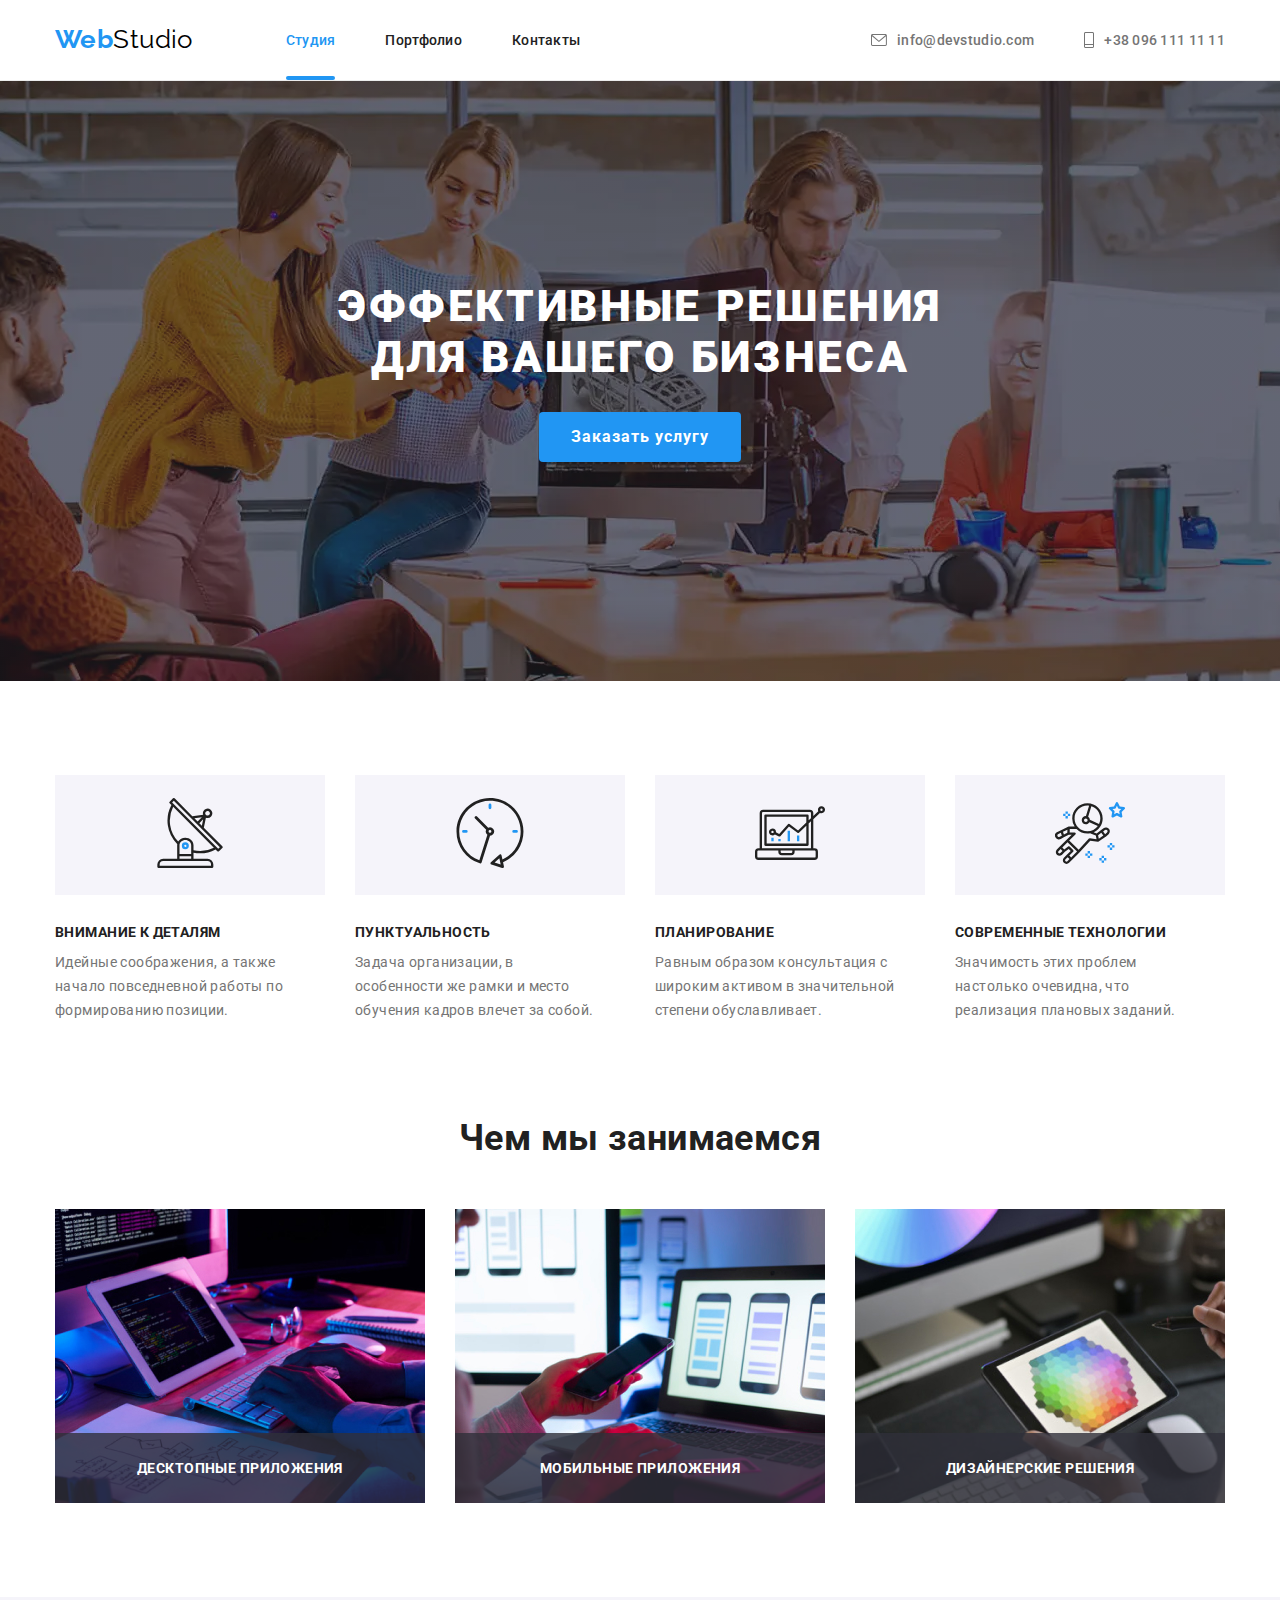
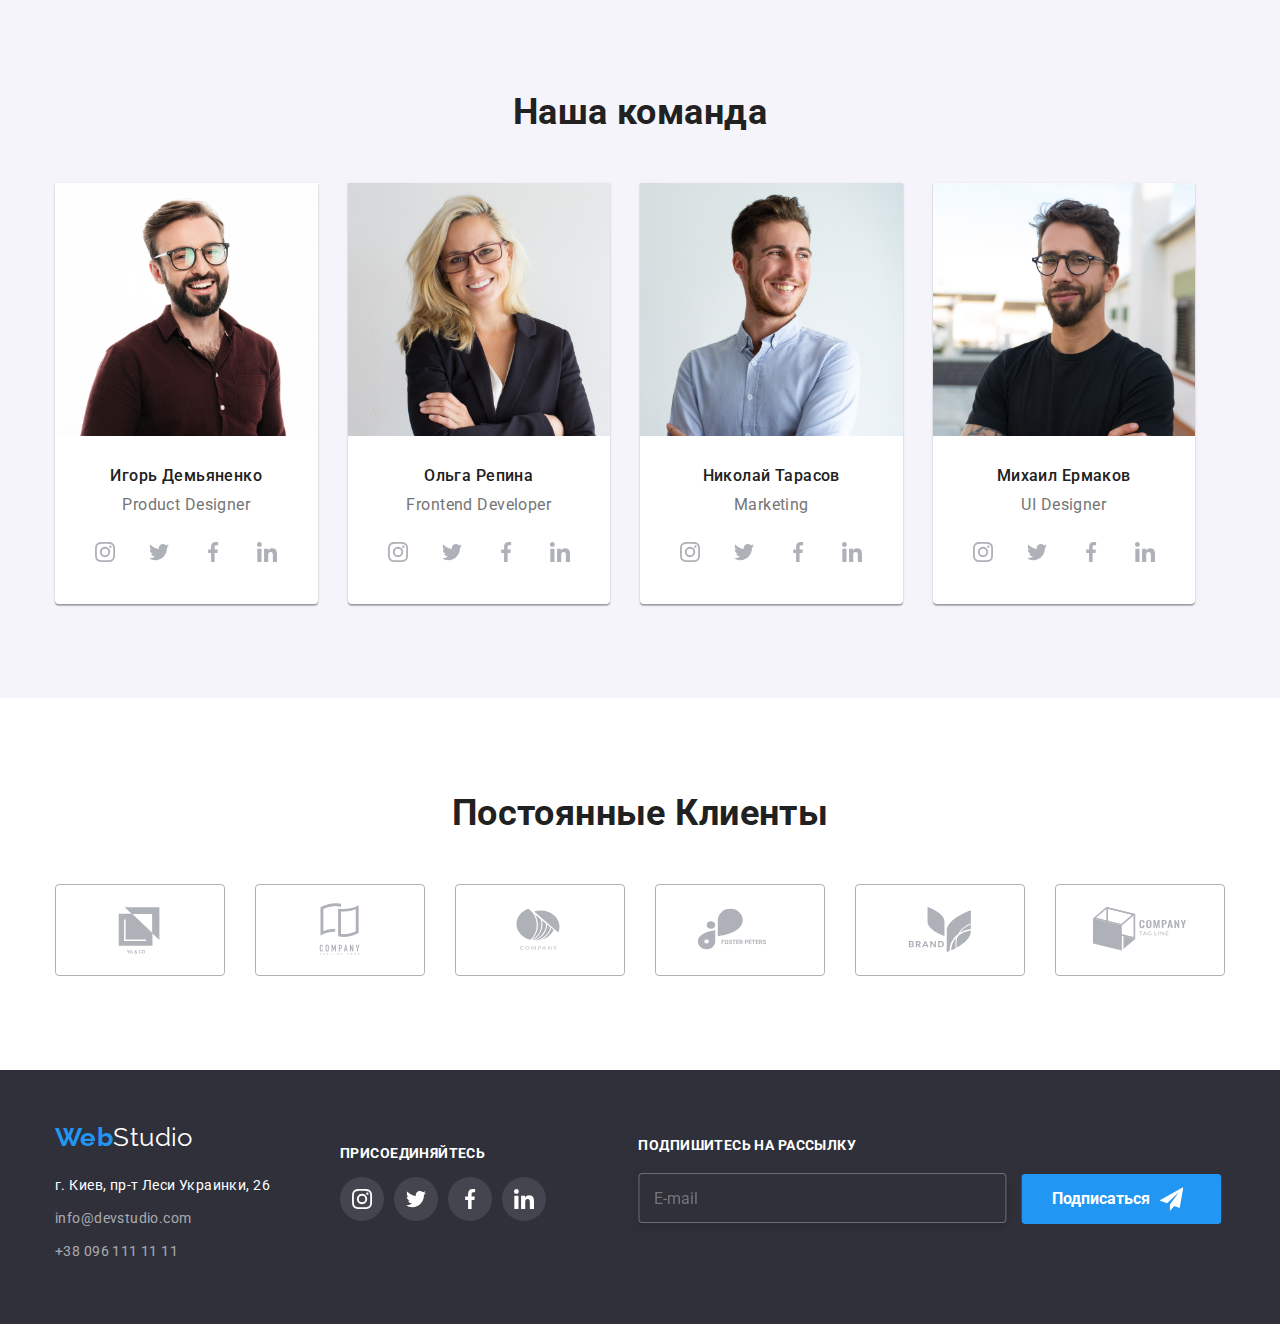
<file: index.html>
<!DOCTYPE html>
<html lang="ru">

    <head>
        <meta charset="UTF-8" />
        <meta http-equiv="X-UA-Compatible" content="IE=edge" />
        <meta name="viewport" content="width=device-width, initial-scale=1.0" />
        <title>Studio</title>
        <!-- фонд початок -->
        <link rel="preconnect" href="https://fonts.googleapis.com">
        <link rel="preconnect" href="https://fonts.gstatic.com" crossorigin>
        <link
            href="https://fonts.googleapis.com/css2?family=Oleo+Script&family=Raleway:wght@700&family=Roboto:wght@400;500;700;900&display=swap"
            rel="stylesheet">
        <!-- фонди кінець -->
    
        <!-- Normalize stiles початок -->
        <link rel="stylesheet" href="https://cdn.jsdelivr.net/npm/modern-normalize@1.1.0/modern-normalize.min.css">
        <!-- Normalize stiles кінець -->
    
        <!-- css start-->
        <link rel="stylesheet" href="./css/main.min.css">
    
    </head>

<body>

    <header class="header">
        <div class="container main-nav">
            <nav class="header-nav">
                <a class="logo-web" href="./index.html">Web<span class="logo">Studio</span></a>
                <ul class="header-list">
                    <li class="header-list-item">
                        <a class="header-link link current" href=" ./index.html ">Студия</a>
                    </li>
                    <li class="header-list-item">
                        <a class="header-link" href=" ./portfolio.html ">Портфолио</a>
                    </li>
                    <li class="header-list-item">
                        <a class="header-link " href=" # ">Контакты</a>
                    </li>
                </ul>
            </nav>
            <ul class="header-list-cont">
                <li class="header-list-item">
                    <a class="header-cont" href=" info@devstudio.com ">
                        <svg class="icon-cont" width="16px" height="12px">
                            <use href="./image/icons.svg#icon-envelope-hover"></use>
                        </svg>info@devstudio.com</a>
                </li>
                <li class=" header-list-item">
                    <a class="header-cont link" href=" +380961111111 "><svg class="icon-cont" width="10px"
                            height="16px">
                            <use href="./image/icons.svg#icon-telepfone"></use>
                        </svg> +38 096 111 11 11 </a>
                </li>
            </ul>
        </div>
    </header>

    <main>

        <section class="hero-overlay">
            <div class="container">
                <h1 class="hero-title">Эффективные решения<br> для вашего бизнеса</h1>

                <button class="button-order" type="button" data-modal-open>Заказать услугу</button>

                <div class="backdrop is-hidden" data-modal>

                    <div class="modal">

                        <button class="modal-close-button" type="button" data-modal-close>
                            <svg class="" width="11" height="11" aria-label="vector">
                                <use href="./image/icons.svg#icon-close"></use>
                            </svg></button>

                        <form class="modal-form">
                            <h2 class="modal-form__title">Оставьте свои данные, мы вам перезвоним</h2>

                            <ul>
                                <li><label class="modal-form__list" for="name">Имя</label>
                                    <input class="modal-form__input" name="name" id="name" required>
                                    <svg class="modal-form__icon" width="12" height="12" aria-label="name">
                                        <use href="./image/icons.svg#icon-name-modal"></use>
                                    </svg>
                                </li>

                                <li>
                                    <label class="modal-form__list" for="tel">Телефон</label>
                                    <input class="modal-form__input" type="tel" name="tel" id="tel" required>
                                    <svg class="modal-form__icon" width="13" height="13" aria-label="tel">
                                        <use href="./image/icons.svg#icon-tel-modal"></use>
                                    </svg>
                                </li>
                                <li>
                                    <label class="modal-form__list" for="email">Почта</label>
                                    <input class="modal-form__input" type="email" name="email" id="email" required>
                                    <svg class="modal-form__icon" width="15" height="12" aria-label="email">
                                        <use href="./image/icons.svg#icon-mail-modal"></use>
                                    </svg>
                                </li>
                                <li>
                                    <label class="modal-form__list" for="coment">Комментарий</label>
                                    <textarea class="modal-form__coment" name="coment" id="coment"
                                        placeholder="Введите текст"></textarea>
                                </li>
                            </ul>

                            <label class="checkbox">
                                <input class="checkbox__input" type="checkbox" name="checkbox" id="checkbox">

                                <span class="checkbox__link"><svg class="checkbox-icon" width="14" height="11"
                                        aria-label="icon-send">
                                        <use href="./image/icons.svg#icon-confirmation"></use>
                                    </svg></span>

                                <span class="checkbox__text">Соглашаюсь с рассылкой и принимаю
                                    <a class="checkbox__policity" href=""> Условия договора</a>
                                </span>
                            </label>

                            <button class="modal-submit" type="submit">Отправить</button>
                        </form>
                    </div>

                </div>
            </div>
        </section>

        <section class="section-studia">
            <div class="container">
                <h2 hidden>Студия</h2>
                <ul class="studia">
                    <li class="studia-list">
                        <div class="studia-list__item">
                            <a class="link">
                                <svg class="studia-list__icon" width="70" height="70" aria-label="antenna">
                                    <use href="./image/icons.svg#icon-antenna"></use>
                                </svg></a>
                        </div>
                        <h3 class="studia-list__title">Внимание к деталям</h3>
                        <p class="studia-list__text">Идейные соображения, а также начало повседневной работы по
                            формированию позиции.</p>
                    </li>
                    <li class="studia-list">
                        <div class="studia-list__item"><a class="link">
                                <svg class="studia-list__icon" width="70" height="70" aria-label="clock">
                                    <use href="./image/icons.svg#icon-clock"></use>
                                </svg></a>
                        </div>
                        <h3 class="studia-list__title">Пунктуальность</h3>
                        <p class="studia-list__text">Задача организации, в особенности же рамки и место обучения кадров
                            влечет за собой.</p>
                    </li>
                    <li class="studia-list">
                        <div class="studia-list__item"><a class="link">
                                <svg class="studia-list__icon" width="70" height="70" aria-label="diagram">
                                    <use href="./image/icons.svg#icon-diagram"></use>
                                </svg></a>
                        </div>
                        <h3 class="studia-list__title">Планирование</h3>
                        <p class="studia-list__text">Равным образом консультация с широким активом в значительной
                            степени обуславливает.</p>
                    </li>
                    <li class="studia-list">
                        <div class="studia-list__item"><a class="link">
                                <svg class="studia-list__icon" width="70" height="70" aria-label="astronaut">
                                    <use href="./image/icons.svg#icon-astronaut"></use>
                                </svg></a>
                        </div>
                        <h3 class="studia-list__title">Современные технологии</h3>
                        <p class="studia-list__text">Значимость этих проблем настолько очевидна, что реализация плановых
                            заданий.</p>
                    </li>
                </ul>
            </div>
        </section>


        <section class="section">
            <div class="container">
                <h2 class="work-title">Чем мы занимаемся</h2>
                <ul class="works-list">
                    <li class="works-list__item">
                        <div class="works-list__foto"><a href="">
                                <img src="./image/what-are-we-doing/img-1.jpg" alt="Компьютерная разработка" width="370"
                                    height="294"></a>
                            <p class="works-list__describtion">Десктопные приложения</p>
                        </div>
                    </li>
                    <li class="works-list__item">
                        <div class="works-list__foto"><a href="">
                                <img src="./image/what-are-we-doing/img-2.jpg" alt="мобильные приложения" width="370"
                                    height="294"></a>
                            <p class="works-list__describtion">Мобильные приложения</p>
                        </div>
                    </li>
                    <li class="works-list__item">
                        <div class="works-list__foto"><a href="">
                                <img src="./image/what-are-we-doing/img-3.jpg" alt="дизайн на планшете" width="370"
                                    height="295"></a>
                            <p class="works-list__describtion">Дизайнерские решения</p>
                        </div>
                    </li>
                </ul>
            </div>
        </section>


        <section class="section-comand">
            <div class="container">
                <h2 class="h2-title">Наша команда</h2>
                <ul class="comands">
                    <li class="comand-list"><a href="">
                            <img src="./image/our-team/img-IgorDemyanenko.jpg" alt="фото" width="270" height="260"></a>
                        <div class="comand-list__item">
                            <h3 class="comand-list__title">Игорь Демьяненко</h3>
                            <p class="comand-list__text" lang="en">Product Designer</p>

                            <ul class="social">
                                <li class="social-link">
                                    <a class="soclink" href="" aria-label="instagram">
                                        <svg class="social-icon" width="20" height="20">
                                            <use href="./image/icons.svg#icon-instagram"></use>
                                        </svg>
                                    </a>
                                </li>
                                <li class="social-link">
                                    <a class="soclink" href="" aria-label="twitter">
                                        <svg class="social-icon" width="20" height="20">
                                            <use href="./image/icons.svg#icon-twitter"></use>
                                        </svg>
                                    </a>
                                </li>
                                <li class="social-link">
                                    <a class="soclink" href="" aria-label="facebook">
                                        <svg class="social-icon" width="20" height="20">
                                            <use href="./image/icons.svg#icon-facebook"></use>
                                        </svg>
                                    </a>
                                </li>
                                <li class="social-link">
                                    <a class="soclink" href="" aria-label="linkedin">
                                        <svg class="social-icon" width="20" height="20">
                                            <use href="./image/icons.svg#icon-linkedin"></use>
                                        </svg>
                                    </a>
                                </li>
                            </ul>
                        </div>
                    </li>
                    <li class="comand-list"><a href=""><img src="./image/our-team/img-OlgaRepina.jpg" alt="фото"
                                width="270" height="260"></a>
                        <div class="comand-list__item">
                            <h3 class="comand-list__title">Ольга Репина</h3>
                            <p class="comand-list__text" lang="en">Frontend Developer</p>

                            <ul class="social">
                                <li class="social-link">
                                    <a class="soclink" href="" aria-label="instagram">
                                        <svg class="social-icon" width="20" height="20">
                                            <use href="./image/icons.svg#icon-instagram"></use>
                                        </svg>
                                    </a>
                                </li>
                                <li class="social-link">
                                    <a class="soclink" href="" aria-label="twitter">
                                        <svg class="social-icon" width="20" height="20">
                                            <use href="./image/icons.svg#icon-twitter"></use>
                                        </svg>
                                    </a>
                                </li>
                                <li class="social-link">
                                    <a class="soclink" href="" aria-label="facebook">
                                        <svg class="social-icon" width="20" height="20">
                                            <use href="./image/icons.svg#icon-facebook"></use>
                                        </svg>
                                    </a>
                                </li>
                                <li class="social-link">
                                    <a class="soclink" href="" aria-label="linkedin">
                                        <svg class="social-icon" width="20" height="20">
                                            <use href="./image/icons.svg#icon-linkedin"></use>
                                        </svg>
                                    </a>
                                </li>
                            </ul>

                        </div>
                    </li>
                    <li class="comand-list"><a href=""><img src="./image/our-team/img-NikolaiTarasov.jpg" alt="фото"
                                width="270" height="260"></a>
                        <div class="comand-list__item">
                            <h3 class="comand-list__title"> Николай Тарасов</h3>
                            <p class="comand-list__text" lang="en">Marketing</p>

                            <ul class="social">
                                <li class="social-link">
                                    <a class="soclink" href="" aria-label="instagram">
                                        <svg class="social-icon" width="20" height="20">
                                            <use href="./image/icons.svg#icon-instagram"></use>
                                        </svg>
                                    </a>
                                </li>
                                <li class="social-link">
                                    <a class="soclink" href="" aria-label="twitter">
                                        <svg class="social-icon" width="20" height="20">
                                            <use href="./image/icons.svg#icon-twitter"></use>
                                        </svg>
                                    </a>
                                </li>
                                <li class="social-link">
                                    <a class="soclink" href="" aria-label="facebook">
                                        <svg class="social-icon" width="20" height="20">
                                            <use href="./image/icons.svg#icon-facebook"></use>
                                        </svg>
                                    </a>
                                </li>
                                <li class="social-link">
                                    <a class="soclink" href="" aria-label="linkedin">
                                        <svg class="social-icon" width="20" height="20">
                                            <use href="./image/icons.svg#icon-linkedin"></use>
                                        </svg>
                                    </a>
                                </li>
                            </ul>
                        </div>
                    </li>
                    <li class="comand-list"><a href=""><img src="./image/our-team/img-MikhailErmakov.jpg" alt="фото"
                                width="270" height="260"></a>
                        <div class="comand-list__item">
                            <h3 class="comand-list__title">Михаил Ермаков</h3>
                            <p class="comand-list__text" lang="en">UI Designer</p>
                            <ul class="social">
                                <li class="social-link">
                                    <a class="soclink" href="" aria-label="instagram">
                                        <svg class="social-icon" width="20" height="20">
                                            <use href="./image/icons.svg#icon-instagram"></use>
                                        </svg>
                                    </a>
                                </li>
                                <li class="social-link">
                                    <a class="soclink" href="" aria-label="twitter">
                                        <svg class="social-icon" width="20" height="20">
                                            <use href="./image/icons.svg#icon-twitter"></use>
                                        </svg>
                                    </a>
                                </li>
                                <li class="social-link">
                                    <a class="soclink" href="" aria-label="facebook">
                                        <svg class="social-icon" width="20" height="20">
                                            <use href="./image/icons.svg#icon-facebook"></use>
                                        </svg>
                                    </a>
                                </li>
                                <li class="social-link">
                                    <a class="soclink" href="" aria-label="linkedin">
                                        <svg class="social-icon" width="20" height="20">
                                            <use href="./image/icons.svg#icon-linkedin"></use>
                                        </svg>
                                    </a>
                                </li>
                            </ul>
                        </div>
                    </li>
                </ul>
            </div>
        </section>


        <section class="section">
            <div class="container">
                <h2 class="h2-title">Постоянные Клиенты</h2>
                <ul class="clients">
                    <li class="clients__item">
                        <a class="clients__link" href="" aria-label="logo">
                            <svg class="clients__icon" width="106" height="60">
                                <use href="./image/icons.svg#icon-client1"></use>
                            </svg>
                        </a>
                    </li>
                    <li class="clients__item">
                        <a class="clients__link" href="" aria-label="logo-1">
                            <svg class="clients__icon" width="106" height="60">
                                <use href="./image/icons.svg#icon-client2"></use>
                            </svg>
                        </a>
                    </li>
                    <li class="clients__item">
                        <a class="clients__link" href="" aria-label="logo-2">
                            <svg class="clients__icon" width="106" height="60">
                                <use href="./image/icons.svg#icon-client3"></use>
                            </svg>
                        </a>
                    </li>
                    <li class="clients__item">
                        <a class="clients__link" href="" aria-label="logo-3">
                            <svg class="clients__icon" width="106" height="60">
                                <use href="./image/icons.svg#icon-client4"></use>
                            </svg>
                        </a>
                    </li>
                    <li class="clients__item">
                        <a class="clients__link" href="" aria-label="logo-4">
                            <svg class="clients__icon" width="106" height="60">
                                <use href="./image/icons.svg#icon-client5"></use>
                            </svg>
                        </a>
                    </li>
                    <li class="clients__item">
                        <a class="clients__link" href="" aria-label="logo-5">
                            <svg class="clients__icon" width="106" height="60">
                                <use href="./image/icons.svg#icon-client6"></use>
                            </svg>
                        </a>
                    </li>
                </ul>
            </div>
        </section>

    </main>

    <footer class="footer">
        <div class="container">
            <div class="footer-items">
                <a class="logo-web" href="./index.html">Web<span class="logo">Studio</span></a>
                <address>
                    <ul class="footer-items-nav">
                        <li><a class="footer-items-nav__listmap" href="https://goo.gl/maps/piqngm7oDQpEDh6u6"
                                target="_blank" rel="noopener nofollow noreferrer">г. Киев, пр-т Леси Украинки, 26</a>
                        </li>
                        <li><a class="footer-items-nav__list" href="mailto:info@devstudio.com">info@devstudio.com</a>
                        </li>
                        <li><a class="footer-items-nav__list" href="tel:+380961111111">+38 096 111 11 11</a></li>
                    </ul>
                </address>
            </div>
            <div class="footer-social">
                <strong class="slogan">Присоединяйтесь</strong>
                <ul class="social">
                    <li class="footer-social-list">
                        <a class="footer-social-list__link" href="" aria-label="instagram">
                            <svg class="footer-social-list__icon" width="20" height="20">
                                <use href="./image/icons.svg#icon-instagram"></use>
                            </svg>
                        </a>
                    </li>
                    <li class="footer-social-list">
                        <a class="footer-social-list__link" href="" aria-label="twitter">
                            <svg class="footer-social-list__icon" width="20" height="20">
                                <use href="./image/icons.svg#icon-twitter"></use>
                            </svg>
                        </a>
                    </li>
                    <li class="footer-social-list">
                        <a class="footer-social-list__link" href="" aria-label="facebook">
                            <svg class="footer-social-list__icon" width="20" height="20">
                                <use href="./image/icons.svg#icon-facebook"></use>
                            </svg>
                        </a>
                    </li>
                    <li class="footer-social-list">
                        <a class="footer-social-list__link" href="" aria-label="linkedin">
                            <svg class="footer-social-list__icon" width="20" height="20">
                                <use href="./image/icons.svg#icon-linkedin"></use>
                            </svg>
                        </a>
                    </li>
                </ul>
            </div>

            <form class="footer-label">
                <label class="footer-label__title">Подпишитесь на рассылку </label>
                <input class="footer-label__email" type="email" name="email" placeholder="Е-mail" required>

                <button class="button-submit" type="submit">Подписаться<svg class="f-submit" width="24" height="24">
                        <use href="./image/icons.svg#icon-send"></use>
                    </svg>
                </button>
            </form>
        </div>
    </footer>



    <script src="./js/modal.js"></script>
</body>

</html>
</file>
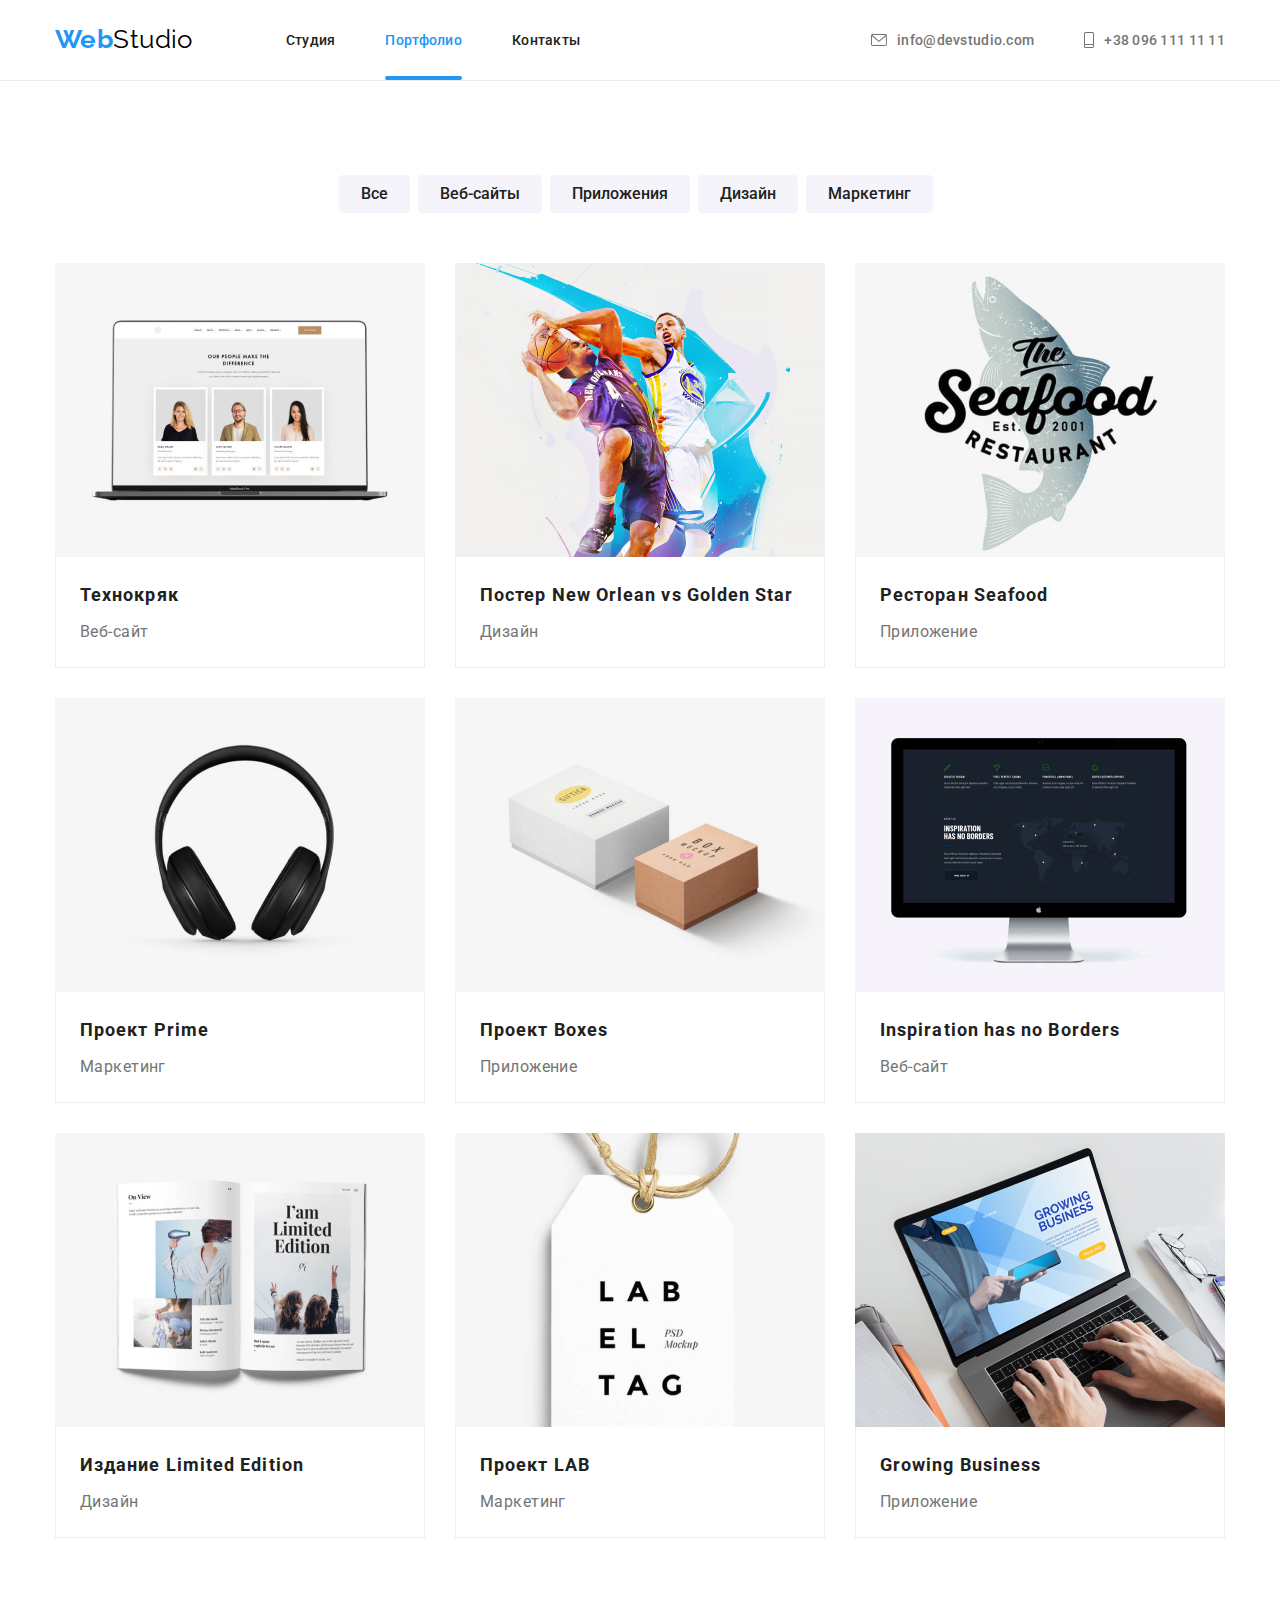
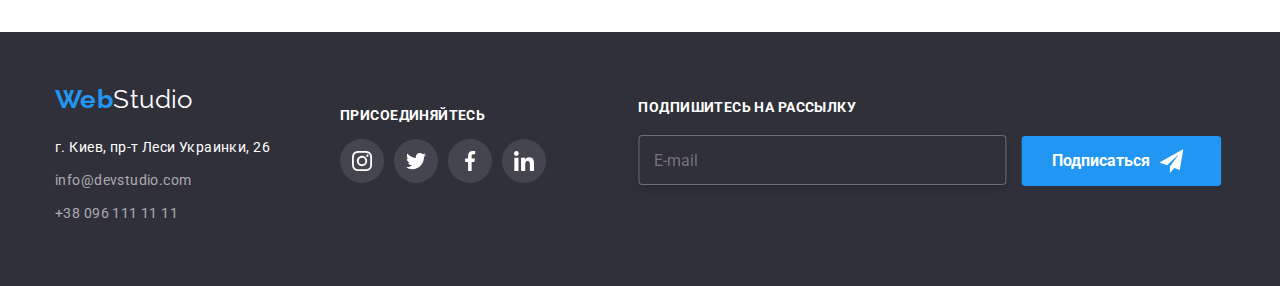
<file: portfolio.html>
<!DOCTYPE html>
<html lang="ru">

<head>
    <meta charset="UTF-8" />
    <meta http-equiv="X-UA-Compatible" content="IE=edge" />
    <meta name="viewport" content="width=device-width, initial-scale=1.0" />
    <title>Portfolio</title>
    <!-- фонд початок -->
    <link rel="preconnect" href="https://fonts.googleapis.com">
    <link rel="preconnect" href="https://fonts.gstatic.com" crossorigin>
    <link
        href="https://fonts.googleapis.com/css2?family=Oleo+Script&family=Raleway:wght@700&family=Roboto:wght@400;500;700;900&display=swap"
        rel="stylesheet">
    <!-- фонди кінець -->

    <!-- Normalize stiles початок -->
    <link rel="stylesheet" href="https://cdn.jsdelivr.net/npm/modern-normalize@1.1.0/modern-normalize.min.css">
    <!-- Normalize stiles кінець -->

    <!-- css start-->
    <link rel="stylesheet" href="./css/main.min.css">

</head>

<body>

    <header class="header">
        <div class="container main-nav">
            <nav class="header-nav">
                <a class="logo-web" href="./index.html">Web<span class="logo">Studio</span></a>
                <ul class="header-list">
                    <li class="header-list-item">
                        <a class="header-link link " href=" ./index.html ">Студия</a>
                    </li>
                    <li class="header-list-item">
                        <a class="header-link current" href=" ./portfolio.html ">Портфолио</a>
                    </li>
                    <li class="header-list-item">
                        <a class="header-link " href=" # ">Контакты</a>
                    </li>
                </ul>
            </nav>
            <ul class="header-list-cont">
                <li class="header-list-item">
                    <a class="header-cont" href=" info@devstudio.com ">
                        <svg class="icon-cont" width="16px" height="12px">
                            <use href="./image/icons.svg#icon-envelope-hover"></use>
                        </svg>info@devstudio.com</a>
                </li>
                <li class=" header-list-item">
                    <a class="header-cont link" href=" +380961111111 "><svg class="icon-cont" width="10px"
                            height="16px">
                            <use href="./image/icons.svg#icon-telepfone"></use>
                        </svg> +38 096 111 11 11 </a>
                </li>
            </ul>
        </div>
    </header>


    <main>

        <section class="section">
            <div class="container">
                <h1 hidden>Маркетинг</h1>
                <ul class="btn">
                  <li class="btn-item"><button class="btn-filter" type="button">Все</button></li>
                  <li class="btn-item"><button class="btn-filter" type="button">Веб-сайты</button></li>
                  <li class="btn-item"><button class="btn-filter" type="button">Приложения</button></li>
                  <li class="btn-item"><button class="btn-filter" type="button">Дизайн</button></li>
                  <li class="btn-item"><button class="btn-filter" type="button">Маркетинг</button></li>
                </ul>
                <!--projects-->

                <ul class=" cards ">
                  <li class="project-list">
        
                    <a class="project-cards-link link" href="#" target="_blank" rel="noopener noreferrer"
                      aria-label="tehnokryak">
                      <div class="card-img">
                        <img src="./image/portfolio/img-1-technoquack.jpg" alt="компютер из изображением веб-сайта" width="370"
                          height="294">
                        <div class="cover-image">
                          <p class="cover-image-text"> Ресурс предлагает комплексные предложения с разным уровнем
                            функционала и сервисов. Все это позволит посетителю получить
                            исчерпывающие сведения о компании или частном лице.
                          </p>
                        </div>
                      </div>
                      <div class="cards-title">
                        <h2 class="portfolio-projects">Технокряк</h2>
                        <p class="projects-name">Веб-сайт</p>
                      </div>
                    </a>
                  </li>
                  <li class="project-list">
                    <a class="project-cards-link link" href="#" target="_blank" rel="noopener noreferrer"
                      aria-label="poster New Orlean vs Golden Star">
                      <div class="card-img">
                        <img src="./image/portfolio/img-2-new-orleans-vs-golden-star-poster.jpg" alt="баскетболисты с мячом"
                          width="370" height="294">
                        <div class="cover-image">
                          <p class="cover-image-text"> Ресурс предлагает комплексные предложения с разным уровнем
                            функционала и сервисов. Все это позволит посетителю получить
                            исчерпывающие сведения о компании или частном лице.
                          </p>
                        </div>
                      </div>
                      <div class="cards-title">
                        <h2 class="portfolio-projects">Постер New Orlean vs Golden Star</h2>
                        <p class="projects-name">Дизайн</p>
                      </div>
                    </a>
                  </li>
                  <li class="project-list">
                    <a class="project-cards-link link" href="#" target="_blank" rel="noopener noreferrer" aria-label="seafood">
                      <div class="card-img">
                        <img src="./image/portfolio/img-3-seafood-restaurant.jpg" alt="логотип ресторана сеафуд" width="370"
                          height="294">
                        <div class="cover-image">
                          <p class="cover-image-text"> Ресурс предлагает комплексные предложения с разным уровнем
                            функционала и сервисов. Все это позволит посетителю получить
                            исчерпывающие сведения о компании или частном лице.
                          </p>
                        </div>
                      </div>
                      <div class="cards-title">
                        <h2 class="portfolio-projects">Ресторан Seafood</h2>
                        <p class="projects-name">Приложение</p>
                      </div>
                    </a>
                  </li>
        
                  <li class="project-list">
                    <a class="project-cards-link link" href="#" target="_blank" rel="noopener noreferrer" aria-label="prime">
                      <div class="card-img">
                        <img src="./image/portfolio/img-4-prime-project.jpg" alt="ображенные наушники" width="370" height="294">
                        <div class="cover-image">
                          <p class="cover-image-text"> Ресурс предлагает комплексные предложения с разным уровнем
                            функционала и сервисов. Все это позволит посетителю получить
                            исчерпывающие сведения о компании или частном лице.
                          </p>
                        </div>
                      </div>
                      <div class="cards-title">
                        <h2 class="portfolio-projects">Проект Prime</h2>
                        <p class="projects-name">Маркетинг</p>
                      </div>
                    </a>
                  </li>
                  <li class="project-list">
                    <a class="project-cards-link link" href="#" target="_blank" rel="noopener noreferrer" aria-label="boxes">
                      <div class="card-img">
                        <img src="./image/portfolio/img-5-boxes-project.jpg" alt="коробки с надписями " width="370"
                          height="294">
                        <div class="cover-image">
                          <p class="cover-image-text"> Ресурс предлагает комплексные предложения с разным уровнем
                            функционала и сервисов. Все это позволит посетителю получить
                            исчерпывающие сведения о компании или частном лице.
                          </p>
                        </div>
                      </div>
                      <div class="cards-title">
                        <h2 class="portfolio-projects">Проект Boxes</h2>
                        <p class="projects-name">Приложение</p>
                      </div>
                    </a>
                  </li>
                  <li class="project-list">
                    <a class="project-cards-link link" href="#" target="_blank" rel="noopener noreferrer"
                      aria-label="inspirations">
                      <div class="card-img">
                        <img src="./image/portfolio/img-6-Inspiration-has-no-borders.jpg" alt="монитор с изображением веб сайта"
                          width="370" height="294">
                        <div class="cover-image">
                          <p class="cover-image-text"> Ресурс предлагает комплексные предложения с разным уровнем
                            функционала и сервисов. Все это позволит посетителю получить
                            исчерпывающие сведения о компании или частном лице.
                          </p>
                        </div>
                      </div>
                      <div class="cards-title">
                        <h2 class="portfolio-projects" lang="en">Inspiration has no Borders</h2>
                        <p class="projects-name">Веб-сайт</p>
                      </div>
                    </a>
                  </li>
                  <li class="project-list">
                    <a class="project-cards-link link" href="#" target="_blank" rel="noopener noreferrer"
                      aria-label="limitededition">
                      <div class="card-img">
                        <img src="./image/portfolio/img-7-limited-edition.jpg" alt="журнал с картинками " width="370"
                          height="294">
                        <div class="cover-image">
                          <p class="cover-image-text"> Ресурс предлагает комплексные предложения с разным уровнем
                            функционала и сервисов. Все это позволит посетителю получить
                            исчерпывающие сведения о компании или частном лице.
                          </p>
                        </div>
                      </div>
                      <div class="cards-title">
                        <h2 class="portfolio-projects">Издание Limited Edition</h2>
                        <p class="projects-name">Дизайн</p>
                      </div>
                    </a>
                  </li>
                  <li class="project-list">
                    <a class="project-cards-link link" href="#" target="_blank" rel="noopener noreferrer" aria-label="lab">
                      <div class="card-img">
                        <img src="./image/portfolio/img-8-lab-project.jpg" alt=",бирка с натписю лаб ел таг" width="370"
                          height="294">
                        <div class="cover-image">
                          <p class="cover-image-text"> Ресурс предлагает комплексные предложения с разным уровнем
                            функционала и сервисов. Все это позволит посетителю получить
                            исчерпывающие сведения о компании или частном лице.
                          </p>
                        </div>
                      </div>
                      <div class="cards-title">
                        <h2 class="portfolio-projects">Проект LAB</h2>
                        <p class="projects-name">Маркетинг</p>
                      </div>
                    </a>
                  </li>
                  <li class="project-list">
                    <a class="project-cards-link link" href="#" target="_blank" rel="noopener noreferrer"
                      aria-label="growingbusiness">
                      <div class="card-img">
                        <img src="./image/portfolio/img-9-growing-business.jpg"
                          alt="ноутбук с изображением веб-сайта растущий бизнес " width="370" height="294">
                        <div class="cover-image">
                          <p class="cover-image-text"> Ресурс предлагает комплексные предложения с разным уровнем
                            функционала и сервисов. Все это позволит посетителю получить
                            исчерпывающие сведения о компании или частном лице.
                          </p>
                        </div>
                      </div>
                      <div class="cards-title">
                        <h2 class="portfolio-projects" lang="en">Growing Business</h2>
                        <p class="projects-name">Приложение</p>
                      </div>
                    </a>
                  </li>
                </ul>
              </div>
        </section>
    </main>

    <footer class="footer">
        <div class="container">
            <div class="footer-items">
                <a class="logo-web" href="./index.html">Web<span class="logo">Studio</span></a>
                <address>
                    <ul class="footer-items-nav">
                        <li>
                            <a class="footer-items-nav__listmap" href="https://goo.gl/maps/piqngm7oDQpEDh6u6"
                                target="_blank" rel="noopener nofollow noreferrer">г. Киев, пр-т Леси Украинки, 26</a>
                        </li>
                        <li><a class="footer-items-nav__list" href="mailto:info@devstudio.com">info@devstudio.com</a>
                        </li>
                        <li><a class="footer-items-nav__list" href="tel:+380961111111">+38 096 111 11 11</a></li>
                    </ul>
                </address>
            </div>
            <div class="footer-social">
                <strong class="slogan">Присоединяйтесь</strong>
                <ul class="social">
                    <li class="footer-social-list">
                        <a class="footer-social-list__link" href="" aria-label="instagram">
                            <svg class="footer-social-list__icon" width="20" height="20">
                                <use href="./image/icons.svg#icon-instagram"></use>
                            </svg>
                        </a>
                    </li>
                    <li class="footer-social-list">
                        <a class="footer-social-list__link" href="" aria-label="twitter">
                            <svg class="footer-social-list__icon" width="20" height="20">
                                <use href="./image/icons.svg#icon-twitter"></use>
                            </svg>
                        </a>
                    </li>
                    <li class="footer-social-list">
                        <a class="footer-social-list__link" href="" aria-label="facebook">
                            <svg class="footer-social-list__icon" width="20" height="20">
                                <use href="./image/icons.svg#icon-facebook"></use>
                            </svg>
                        </a>
                    </li>
                    <li class="footer-social-list">
                        <a class="footer-social-list__link" href="" aria-label="linkedin">
                            <svg class="footer-social-list__icon" width="20" height="20">
                                <use href="./image/icons.svg#icon-linkedin"></use>
                            </svg>
                        </a>
                    </li>
                </ul>
            </div>

            <form class="footer-label">
                <label class="footer-label__title">Подпишитесь на рассылку </label>
                <input class="footer-label__email" type="email" name="email" placeholder="Е-mail" required>

                <button class="button-submit" type="submit">Подписаться <svg class="f-submit" width="24" height="24">
                        <use href="./image/icons.svg#icon-send"></use>
                    </svg>
                </button>
            </form>
        </div>
    </footer>
</body>

</html>
</file>
<file: css/main.min.css>
:root{--third-font: "Oleo Script";--secondary-font: "Raleway";--main-font: "Roboto";--black-txt-cl: #000000;--accent-txt-cl: #2196f3;--dark-txt-cl: #212121;--light-txt-cl: #ffffff;--gray-txt-cl: #757575;--gray-bgr-cl: #f5f4fa;--dark-bgr-cl: #2f303a;--light-bgr-cl: #ffffff;--blue-but-cl: #188ce8;--color-border-porfolio: #eeeeee;--background-color-icons: #2196f3;--color-icons: #ffffff;--dark-cl-icons: #212121;--gray-background-cl-icons: #afb1b8;--border-portfolio: #ececec;--csrd-set-gap: 30px;--csrd-set-marg: 15px;--timing-variable: cubic-bezier(0.4, 0, 0.2, 1);--width: 1200px}body{letter-spacing:.03em;font-size:14px;color:var(--gray-txt-cl);background-color:var(--light-bgr-cl);font-family:"Roboto",sans-serif;margin:0}body.no-scroll{overflow:hidden}html{-webkit-box-sizing:border-box;box-sizing:border-box}h1,h2,h3,h4,p{margin:0}ul{list-style:none;padding-left:0;margin:0}a{text-decoration:none}img{display:block;max-width:100%;height:auto}address{font-style:normal}*,*::before,*::after{-webkit-box-sizing:border-box;box-sizing:border-box}.section{padding-bottom:94px;padding-top:94px}.section-comand{background:var(--gray-bgr-cl);padding-bottom:94px;padding-top:94px}.section-studia{padding-top:94px}.container{margin-left:auto;margin-right:auto;padding-left:15px;padding-right:15px;width:1200px}.section{padding-top:94px;padding-bottom:94px}.container-header{display:-webkit-box;display:-ms-flexbox;display:flex;-webkit-box-align:center;-ms-flex-align:center;align-items:center;margin-left:auto;margin-right:auto;padding-left:15px;padding-right:15px;width:1200px;-webkit-box-sizing:border-box;box-sizing:border-box}.modal{position:absolute;top:50%;left:50%;-webkit-transform:translate(-50%, -50%);transform:translate(-50%, -50%);width:528px;height:581px;background:var(--light-txt-cl);-webkit-box-shadow:0px 1px 3px rgba(0,0,0,.12),0px 1px 1px rgba(0,0,0,.14),0px 2px 1px rgba(0,0,0,.2);box-shadow:0px 1px 3px rgba(0,0,0,.12),0px 1px 1px rgba(0,0,0,.14),0px 2px 1px rgba(0,0,0,.2);border-radius:4px}.slogan{font-family:var(--main-font);font-style:normal;font-weight:700;font-size:14px;line-height:16px;text-transform:uppercase;color:var(--light-bgr-cl)}.footer-social{display:-webkit-inline-box;display:-ms-inline-flexbox;display:inline-flex;color:var(--light-bgr-cl);margin-left:70px;margin-top:15px;-webkit-box-orient:vertical;-webkit-box-direction:normal;-ms-flex-direction:column;flex-direction:column;position:absolute}.footer-social-list__icon{fill:var(--color-icons)}.footer-social-list:not(:last-child){margin-right:10px}.footer-social-list__link{display:-webkit-box;display:-ms-flexbox;display:flex;-webkit-box-align:center;-ms-flex-align:center;align-items:center;-webkit-box-pack:center;-ms-flex-pack:center;justify-content:center;width:44px;height:44px;border-radius:50%;background:rgba(255,255,255,.1);-webkit-transition:250ms cubic-bezier(0.4, 0, 0.2, 1);transition:250ms cubic-bezier(0.4, 0, 0.2, 1)}.footer-social-list__link:hover,.footer-social-list__link:focus{background:var(--blue-but-cl)}.social{display:-webkit-box;display:-ms-flexbox;display:flex;-webkit-box-pack:center;-ms-flex-pack:center;justify-content:center;-webkit-box-align:center;-ms-flex-align:center;align-items:center;margin-top:16px}.social-link:not(:last-child){margin-right:10px}.soclink{display:-webkit-box;display:-ms-flexbox;display:flex;-webkit-box-pack:center;-ms-flex-pack:center;justify-content:center;-webkit-box-align:center;-ms-flex-align:center;align-items:center;width:44px;height:44px;border:0;border-radius:50px;color:#afb1b8;-webkit-transition:250ms cubic-bezier(0.4, 0, 0.2, 1);transition:250ms cubic-bezier(0.4, 0, 0.2, 1)}.social-icon{fill:currentColor}.social-link:hover .soclink,.social-link:focus .soclink{background-color:var(--background-color-icons);color:var(--light-bgr-cl)}.header{border-bottom:1px solid var(--border-portfolio)}.main-nav{display:-webkit-box;display:-ms-flexbox;display:flex}.header-list-item:not(:last-child){margin-right:50px}.header-list{display:-webkit-box;display:-ms-flexbox;display:flex;margin-left:93px}.header-nav{display:-webkit-box;display:-ms-flexbox;display:flex;-webkit-box-align:center;-ms-flex-align:center;align-items:center}.header-link{padding-top:32px;padding-bottom:32px;font-style:normal;font-weight:500;font-size:14px;line-height:1.33;letter-spacing:.02em;color:var(--dark-txt-cl);-webkit-transition:color 250ms var(--timing-variable);transition:color 250ms var(--timing-variable)}.header-link:hover{color:var(--accent-txt-cl)}.header-link:focus{color:var(--accent-txt-cl)}.current{position:relative;color:var(--accent-txt-cl);-webkit-transition:color 250ms var(--timing-variable);transition:color 250ms var(--timing-variable)}.current::after{content:"";position:absolute;bottom:0;left:0;width:100%;height:4px;display:inline-block;background:var(--accent-txt-cl);border-radius:2px}.header-list-cont{display:-webkit-box;display:-ms-flexbox;display:flex;-webkit-box-align:center;-ms-flex-align:center;align-items:center;margin-left:auto}.header-cont{padding-top:32px;padding-bottom:32px;display:-webkit-box;display:-ms-flexbox;display:flex;-webkit-box-align:center;-ms-flex-align:center;align-items:center;font-weight:500;line-height:16px;letter-spacing:.02em;color:var(--gray-txt-cl);-webkit-transition:color 250ms var(--timing-variable);transition:color 250ms var(--timing-variable)}.header-cont:hover{color:var(--accent-txt-cl)}.header-cont:focus{color:var(--accent-txt-cl)}.icon-cont{margin-right:10px;fill:currentColor}.icon-cont:hover{fill:currentColor}.icon-cont:focus{fill:currentColor}.footer{position:relative;display:-webkit-box;display:-ms-flexbox;display:flex;background:var(--dark-bgr-cl);font-weight:400;font-size:14px;line-height:1.71;padding:60px 0}.footer-items{display:inline-block}.footer-items-nav__listmap{display:block;padding-top:20px;text-decoration:none;color:var(--color-icons);font-style:normal;-webkit-transition:250ms var(--timing-variable);transition:250ms var(--timing-variable)}.footer-items-nav__list{display:block;padding-top:9px;color:var(--color-icons);text-decoration:none;color:rgba(255,255,255,.6);font-style:normal;-webkit-transition:250ms var(--timing-variable);transition:250ms var(--timing-variable)}.footer a:hover,.footer a:focus{color:var(--accent-txt-cl)}.modal-form{padding:40px}.modal-form__title{font-family:var(--main-font);font-style:normal;font-weight:700;font-size:20px;line-height:23px;text-align:center;letter-spacing:.03em;color:var(--dark-txt-cl);margin:0}.modal-form__input{width:100%;height:40px;padding-left:40px;border:1px solid rgba(33,33,33,.2);border-radius:4px;cursor:pointer;-webkit-transition:250ms var(--timing-variable);transition:250ms var(--timing-variable)}.modal-form__coment::-webkit-input-placeholder{font-family:var(--main-font);font-style:normal;font-weight:400;font-size:14px;line-height:16px;letter-spacing:.01em;color:rgba(117,117,117,.5);-webkit-transition:250ms var(--timing-variable);transition:250ms var(--timing-variable)}.modal-form__coment::-moz-placeholder{font-family:var(--main-font);font-style:normal;font-weight:400;font-size:14px;line-height:16px;letter-spacing:.01em;color:rgba(117,117,117,.5);-moz-transition:250ms var(--timing-variable);transition:250ms var(--timing-variable)}.modal-form__coment:-ms-input-placeholder{font-family:var(--main-font);font-style:normal;font-weight:400;font-size:14px;line-height:16px;letter-spacing:.01em;color:rgba(117,117,117,.5);-ms-transition:250ms var(--timing-variable);transition:250ms var(--timing-variable)}.modal-form__coment::-ms-input-placeholder{font-family:var(--main-font);font-style:normal;font-weight:400;font-size:14px;line-height:16px;letter-spacing:.01em;color:rgba(117,117,117,.5);-ms-transition:250ms var(--timing-variable);transition:250ms var(--timing-variable)}.modal-form__coment::placeholder{font-family:var(--main-font);font-style:normal;font-weight:400;font-size:14px;line-height:16px;letter-spacing:.01em;color:rgba(117,117,117,.5);-webkit-transition:250ms var(--timing-variable);transition:250ms var(--timing-variable)}.modal-form svg{-webkit-transition:250ms var(--timing-variable);transition:250ms var(--timing-variable)}.modal-form__input:focus,.modal-form__coment:focus,.modal-form__input:hover,.modal-form__coment:hover{outline:var(--accent-color);border:1px solid var(--blue-but-cl)}.modal-form__input:focus+svg,.modal-form__input:hover+svg{border-color:var(---blue-but-cl);fill:var(--background-color-icons)}.modal-form__list{font-family:var(--main-font);font-style:normal;font-weight:400;font-size:12px;line-height:14px;letter-spacing:.01em;color:var(--gray-txt-cl);padding-bottom:4px;padding-top:10px;-webkit-transition:250ms var(--timing-variable);transition:250ms var(--timing-variable)}.modal-form__list:not(:last-child){display:block}.modal-form__icon{position:absolute;left:40px;-webkit-transform:translate(100%, 100%);transform:translate(100%, 100%)}textarea{display:block;resize:none;width:100%;height:120px;padding:12px 16px;border:1px solid rgba(33,33,33,.2);border-radius:4px;cursor:pointer;-webkit-transition:250ms var(--timing-variable);transition:250ms var(--timing-variable)}.checkbox{display:-webkit-box;display:-ms-flexbox;display:flex;padding-top:20px;padding-bottom:30px}.checkbox__input{position:absolute;width:1px;height:1px;margin:-1px;border:0;padding:0;white-space:nowrap;-webkit-clip-path:inset(100%);clip-path:inset(100%);clip:rect(0 0 0 0);overflow:hidden}.checkbox__link{display:inline-block;margin-right:7px;width:16px;height:15px;border:1px solid var(--black-txt-cl);border-radius:2px;fill:none;-webkit-transform:translate(5px, 4px);transform:translate(5px, 4px);cursor:pointer}.checkbox__text{display:-webkit-box;display:-ms-flexbox;display:flex;font-family:var(--main-font);font-style:normal;font-weight:400;font-size:14px;line-height:1.71;letter-spacing:.03em;color:var(--gray-txt-cl);padding-left:7px}.checkbox__policity{color:var(--accent-txt-cl);text-decoration:underline;padding-left:5px}.checkbox__input:checked+.checkbox__link{background-color:var(--accent-txt-cl);background-image:url(../images/icons/full-check.svg);background-origin:border-box;border-color:var(--accent-txt-cl);border-radius:2px;-webkit-transition:250ms var(--timing-variable);transition:250ms var(--timing-variable);cursor:pointer}.modal-submit{display:-webkit-box;display:-ms-flexbox;display:flex;-webkit-box-pack:center;-ms-flex-pack:center;justify-content:center;-webkit-box-align:center;-ms-flex-align:center;align-items:center;text-align:center;padding:10px 55px;font-family:var(--main-font);font-style:normal;font-weight:700;font-size:16px;line-height:1.88;letter-spacing:.06em;color:var(--light-txt-cl);background:var(--background-color-icons);-webkit-box-shadow:0px 4px 4px rgba(0,0,0,.15);box-shadow:0px 4px 4px rgba(0,0,0,.15);border-radius:4px;border-color:rgba(0,0,0,0);cursor:pointer;margin-left:auto;margin-right:auto;-webkit-transition:250ms var(--timing-variable);transition:250ms var(--timing-variable)}.modal-submit:focus,.modal-submit:hover{background:var(--blue-but-cl)}.modal-close-button{display:-webkit-box;display:-ms-flexbox;display:flex;position:absolute;top:0;right:0;width:30px;height:30px;padding:9px 10px;margin-top:8px;-ms-flex-line-pack:center;align-content:center;margin-right:8px;-webkit-box-pack:center;-ms-flex-pack:center;justify-content:center;color:var(--black-txt-cl);background:var(--light-bgr-cl);border:1px solid rgba(0,0,0,.1);border-radius:50%;cursor:pointer;-webkit-transition:250ms var(--timing-variable);transition:250ms var(--timing-variable)}.modal-close-button:hover{fill:var(--blue-but-cl)}.modal-close-button:hover{border-color:var(--background-color-icons)}.btn{display:-webkit-box;display:-ms-flexbox;display:flex;-webkit-box-align:center;-ms-flex-align:center;align-items:center;-webkit-box-pack:center;-ms-flex-pack:center;justify-content:center;margin-bottom:50px}.btn-filter{font-family:inherit;font-weight:500;font-size:16px;line-height:1.62;color:#212121;cursor:pointer;border:none;padding:6px 22px;margin-right:8px;background-color:var(--gray-bgr-cl);border-radius:4px;-webkit-transition:background-color 250ms var(--timing-variable),color 250ms var(--timing-variable),-webkit-box-shadow 250ms var(--timing-variable);transition:background-color 250ms var(--timing-variable),color 250ms var(--timing-variable),-webkit-box-shadow 250ms var(--timing-variable);transition:background-color 250ms var(--timing-variable),color 250ms var(--timing-variable),box-shadow 250ms var(--timing-variable);transition:background-color 250ms var(--timing-variable),color 250ms var(--timing-variable),box-shadow 250ms var(--timing-variable),-webkit-box-shadow 250ms var(--timing-variable)}.btn-filter:not(first-child){margin-right:8px}.btn-filter.active{color:var(--primery-white-color);background-color:var(--background-color-icons)}.btn-filter:hover,.btn-filter:focus{background-color:var(--accent-txt-cl);color:var(--light-txt-cl);-webkit-box-shadow:0px 3px 1px rgba(0,0,0,.1),0px 1px 2px rgba(0,0,0,.08),0px 2px 2px rgba(0,0,0,.12);box-shadow:0px 3px 1px rgba(0,0,0,.1),0px 1px 2px rgba(0,0,0,.08),0px 2px 2px rgba(0,0,0,.12)}.button-order{font-family:inherit;color:var(--light-txt-cl);background:var(--background-color-icons);font-style:normal;font-weight:700;font-size:16px;line-height:1.88;letter-spacing:.06em;display:-webkit-box;display:-ms-flexbox;display:flex;-webkit-box-align:center;-ms-flex-align:center;align-items:center;text-align:center;margin-left:auto;margin-right:auto;margin-top:30px;border:none;border-radius:4px;cursor:pointer;padding:10px 32px;-webkit-transition:250ms var(--timing-variable);transition:250ms var(--timing-variable)}.button-order:hover,.button-order:focus,.button-order:active{background:var(--blue-but-cl)}.button-submit{display:-webkit-inline-box;display:-ms-inline-flexbox;display:inline-flex;font-family:"Roboto";font-style:normal;font-weight:700;font-size:16px;line-height:1.88;-webkit-box-align:center;-ms-flex-align:center;align-items:center;text-align:center;margin-left:12px;min-width:200px;height:50px;padding:10px 28px;color:var(--light-txt-cl);background:var(--background-color-icons);border-radius:4px;border-color:rgba(0,0,0,0);cursor:pointer;-webkit-transition:250ms var(--timing-variable);transition:250ms var(--timing-variable)}.button-submit:hover,.button-submit:focus{background:var(--blue-but-cl);-webkit-transition:250ms var(--timing-variable);transition:250ms var(--timing-variable)}.f-submit{fill:var(--light-txt-cl);margin-left:10px}.clients{display:-webkit-box;display:-ms-flexbox;display:flex;font-size:36px;line-height:1.16;padding:0;text-align:center}.clients__item:not(:last-child){margin-right:30px}.clients__item{width:170px;height:92px}.clients__icon{fill:currentColor}.clients__icon:hover,.clients__icon:focus{color:var(--blue-but-cl);border-color:var(--blue-but-cl);-webkit-transition:250ms var(--timing-variable);transition:250ms var(--timing-variable)}.clients__link{display:-webkit-box;display:-ms-flexbox;display:flex;-webkit-box-sizing:border-box;box-sizing:border-box;-webkit-box-align:center;-ms-flex-align:center;align-items:center;-webkit-box-pack:center;-ms-flex-pack:center;justify-content:center;width:100%;height:100%;border:1px solid var(--gray-background-cl-icons);border-radius:4px;color:var(--gray-background-cl-icons);-webkit-transition:250ms var(--timing-variable);transition:250ms var(--timing-variable)}.clients__link:hover,.clients__link:focus{color:var(--blue-but-cl);border-color:var(--blue-but-cl)}.cards{display:-webkit-box;display:-ms-flexbox;display:flex;-ms-flex-wrap:wrap;flex-wrap:wrap;margin:calc(-1*var(--csrd-set-marg))}.project-list{-ms-flex-preferred-size:calc((100% - var(--csrd-set-gap)*3)/3);flex-basis:calc((100% - var(--csrd-set-gap)*3)/3);margin:var(--csrd-set-marg)}.project-cards-lin{display:-webkit-box;display:-ms-flexbox;display:flex}.project-list:hover,.project-list:focus{-webkit-box-shadow:0px 1px 1px rgba(0,0,0,.12),0px 4px 4px rgba(0,0,0,.06),1px 4px 6px rgba(0,0,0,.16);box-shadow:0px 1px 1px rgba(0,0,0,.12),0px 4px 4px rgba(0,0,0,.06),1px 4px 6px rgba(0,0,0,.16)}.cards-title{padding:20px 24px;border:1px solid var(--color-border-porfolio);border-top:none}.portfolio-projects{font-weight:700;font-size:18px;line-height:2;letter-spacing:.06em;margin-bottom:4px;color:var(--dark-txt-cl)}.project-cards-link{display:block;position:relative;overflow:hidden}.project-cards-link:hover,.project-cards-link:focus{-webkit-box-shadow:0px 1px 1px rgba(0,0,0,.12),0px 4px 4px rgba(0,0,0,.06),1px 4px 6px rgba(0,0,0,.16);box-shadow:0px 1px 1px rgba(0,0,0,.12),0px 4px 4px rgba(0,0,0,.06),1px 4px 6px rgba(0,0,0,.16);cursor:pointer;-webkit-transition-duration:250ms var(--timing-variable);transition-duration:250ms var(--timing-variable)}.card-img{position:relative;overflow:hidden}.cover-image{position:absolute;top:0;left:0;-webkit-transform:translateY(100%);transform:translateY(100%);display:-webkit-box;display:-ms-flexbox;display:flex;-webkit-box-align:center;-ms-flex-align:center;align-items:center;-webkit-box-pack:center;-ms-flex-pack:center;justify-content:center;-webkit-transition:-webkit-transform 250ms var(--timing-variable);transition:-webkit-transform 250ms var(--timing-variable);transition:transform 250ms var(--timing-variable);transition:transform 250ms var(--timing-variable), -webkit-transform 250ms var(--timing-variable)}.cover-image-text{font-size:18px;line-height:1.56;padding:63px 24px;letter-spacing:.03em;color:var(--light-txt-cl);background:rgba(33,150,243,.9)}.project-cards-link:hover .cover-image,.project-cards-link:focus .cover-image{-webkit-transform:translateY(0%);transform:translateY(0%)}.projects-name{font-weight:400;font-size:16px;line-height:1.88;color:var(--gray-txt-cl)}.work-title{color:var(--dark-txt-cl);font-weight:700;font-size:36px;line-height:1.17;text-align:center;margin-bottom:50px;margin-top:0}.works-list{display:-webkit-box;display:-ms-flexbox;display:flex}.works-list__item{display:inline-block}.works-list__item:not(:last-child){margin-right:30px}.works-list__foto{position:relative}.works-list__describtion{position:absolute;bottom:0;padding:27px 81px;width:100%;font-family:var(--main-font);font-style:normal;font-weight:700;font-size:14px;line-height:16px;text-align:center;letter-spacing:.03em;text-transform:uppercase;color:var(--light-txt-cl);background:rgba(47,48,58,.8)}.logo-web{font-family:var(--secondary-font);font-weight:700;color:var(--accent-txt-cl);font-size:26px;line-height:1.2px;padding-top:24px;padding-bottom:25px}.logo{font-family:var(--secondary-font);font-weight:400;color:var(--black-txt-cl)}.footer span{color:var(--light-txt-cl)}.hero-overlay{max-width:1600px;height:600px;background-image:-webkit-gradient(linear, left top, right top, from(rgba(47, 48, 58, 0.4)), to(rgba(47, 48, 58, 0.4))),url("../image/img-bg/Img-fon-hero.webp"),url("../image/img-bg/Img-fon-hero.jpg");background-image:linear-gradient(to right, rgba(47, 48, 58, 0.4), rgba(47, 48, 58, 0.4)),url("../image/img-bg/Img-fon-hero.webp"),url("../image/img-bg/Img-fon-hero.jpg");background-repeat:no-repeat;background-position:center;background-size:cover;margin-left:auto;margin-right:auto;padding-bottom:200px;padding-top:200px}.backdrop{opacity:1;position:fixed;top:0;left:0;width:100%;height:100%;background:rgba(0,0,0,.2);-webkit-transition:250ms var(--timing-variable);transition:250ms var(--timing-variable)}.backdrop.is-hidden{opacity:0;visibility:hidden;pointer-events:none;-webkit-transition:250ms var(--timing-variable);transition:250ms var(--timing-variable)}.hero-title{color:var(--light-txt-cl);font-family:var(--main-font);font-style:normal;font-weight:900;font-size:44px;line-height:1,36;text-align:center;letter-spacing:.06em;text-transform:uppercase}.studia{padding:0;display:-webkit-box;display:-ms-flexbox;display:flex}.studia-list__title{margin-right:30px;font-family:inherit;color:var(--dark-txt-cl);font-style:normal;font-weight:700;font-size:14px;line-height:1.14;text-transform:uppercase;margin:0;margin-bottom:10px}.studia-list__text{margin-right:30px;font-family:inherit;color:var(--gray-txt-cl);font-weight:400;font-size:14px;line-height:1.71;padding:10px,70px,30px,70px}.studia-list:not(:last-child){margin-right:30px}.studia-list__item{display:-webkit-box;display:-ms-flexbox;display:flex;-webkit-box-pack:center;-ms-flex-pack:center;justify-content:center;-webkit-box-align:center;-ms-flex-align:center;align-items:center;background:var(--gray-bgr-cl);width:270px;height:120px;margin-bottom:30px}.h2-title{color:var(--dark-txt-cl);font-weight:700;font-size:36px;line-height:1.17;text-align:center;margin-bottom:50px;margin-top:0}.comands{background:var(--gray-bgr-cl);display:-webkit-box;display:-ms-flexbox;display:flex;padding-left:0}.comand-list{background-color:var(--light-bgr-cl);text-align:center;margin-right:30px;-webkit-box-shadow:0px 1px 3px rgba(0,0,0,.12),0px 1px 1px rgba(0,0,0,.14),0px 2px 1px rgba(0,0,0,.2);box-shadow:0px 1px 3px rgba(0,0,0,.12),0px 1px 1px rgba(0,0,0,.14),0px 2px 1px rgba(0,0,0,.2);border-radius:0px 0px 4px 4px}.comand-list__title{font-family:inherit;color:var(--dark-txt-cl);font-style:normal;font-weight:500;font-size:16px;line-height:1.19;text-decoration:none;margin-bottom:10px;margin-top:0}.comand-list__item{padding-top:30px;padding-bottom:30px}.comand-list__text{color:var(--gray-txt-cl);font-family:inherit;text-align:center;font-style:normal;font-weight:400;font-size:16px;line-height:1.19;text-decoration:none}.footer-label{display:block;position:absolute;-webkit-transform:translate(100%);transform:translate(100%);bottom:100px}.footer-label__title{display:block;font-family:var(--main-font);font-style:normal;font-weight:700;font-size:14px;line-height:16px;text-transform:uppercase;color:var(--light-txt-cl);margin-bottom:20px}.footer-label__email{display:-webkit-inline-box;display:-ms-inline-flexbox;display:inline-flex;font-family:var(--main-font);font-style:normal;font-weight:400;font-size:16px;line-height:1.25;min-width:368px;height:50px;color:var(--light-txt-cl);border:1px solid rgba(255,255,255,.3);-webkit-filter:drop-shadow(0px 4px 4px rgba(0, 0, 0, 0.15));filter:drop-shadow(0px 4px 4px rgba(0, 0, 0, 0.15));border-radius:4px;background:var(--dark-bgr-cl);padding:16px 15px}.footer-label__email:focus{outline:rgba(0,0,0,0)}/*# sourceMappingURL=main.min.css.map */
</file>
